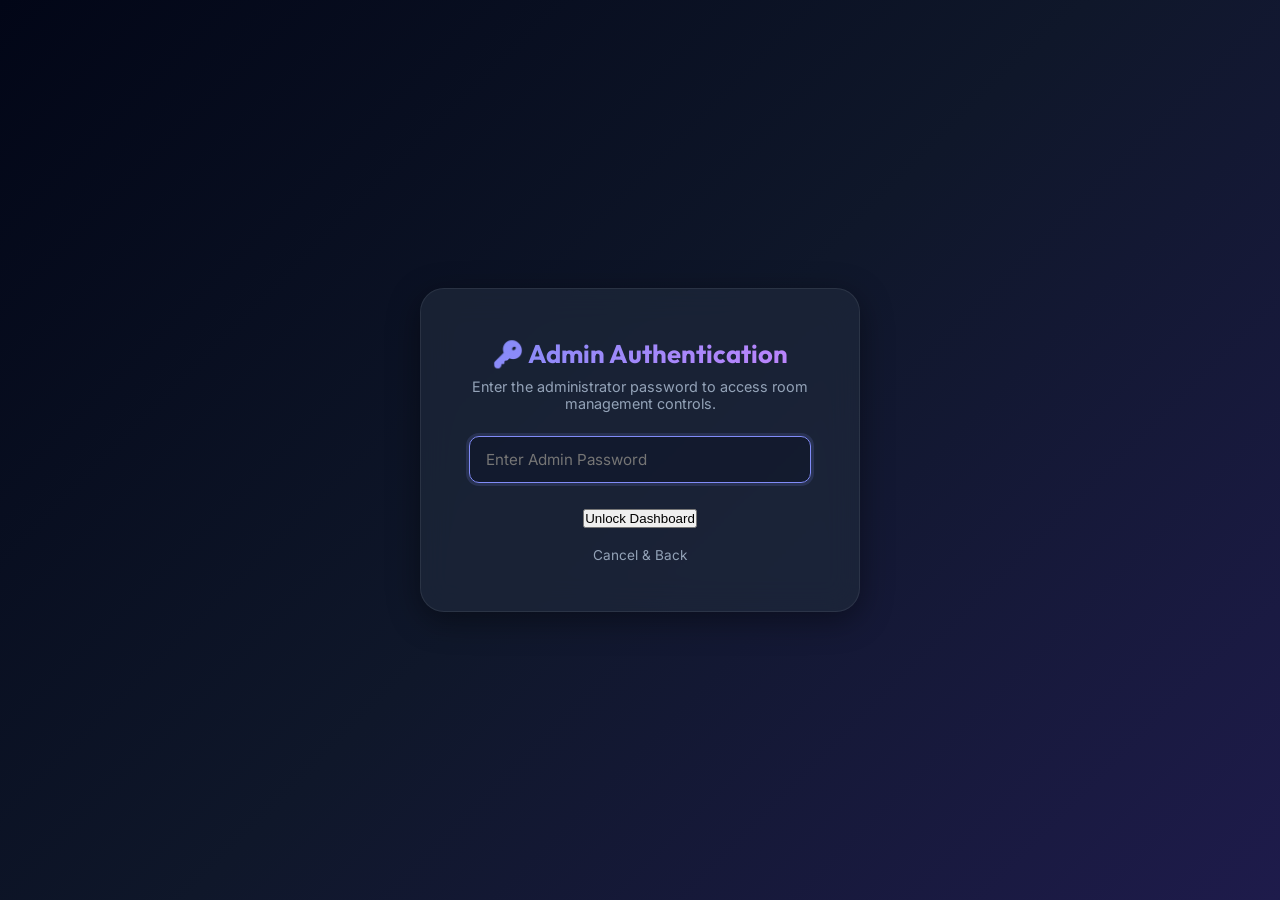
<file: public/admin/index.html>
<!DOCTYPE html>
<html lang="en">
<head>
    <meta charset="UTF-8">
    <meta name="viewport" content="width=device-width, initial-scale=1.0">
    <title>ToneVision - Admin Console</title>
    <!-- Google Fonts -->
    <link rel="preconnect" href="https://fonts.googleapis.com">
    <link rel="preconnect" href="https://fonts.gstatic.com" crossorigin>
    <link href="https://fonts.googleapis.com/css2?family=Inter:wght@300;400;500;600&family=Outfit:wght@400;500;600;700;800&display=swap" rel="stylesheet">
    <link rel="stylesheet" href="styles.css">
</head>
<body>

    <!-- Admin Authentication Login -->
    <div class="auth-overlay" id="auth-overlay">
        <div class="auth-card">
            <h2>🔑 Admin Authentication</h2>
            <p style="color: var(--text-secondary); margin-bottom: 1.5rem; font-size: 0.9rem;">
                Enter the administrator password to access room management controls.
            </p>
            <div class="form-group">
                <input type="password" id="admin-pass-input" placeholder="Enter Admin Password" autofocus>
            </div>
            <button onclick="authenticateAdmin()">Unlock Dashboard</button>
            <a href="/" style="display: block; margin-top: 1.2rem; color: var(--text-secondary); text-decoration: none; font-size: 0.85rem;">Cancel & Back</a>
        </div>
    </div>

    <!-- Admin Dashboard Main Layout -->
    <div class="container" id="main-container" style="display: none;">
        <header>
            <div class="header-content">
                <h1>ToneVision Admin Portal <span style="font-size: 0.95rem; opacity: 0.7; font-weight: 500; vertical-align: middle; margin-left: 0.5rem; background: rgba(255,255,255,0.06); border: 1px solid rgba(255,255,255,0.08); padding: 0.2rem 0.6rem; border-radius: 20px; font-family: 'Inter', sans-serif; display: inline-block; color: var(--text-primary); -webkit-text-fill-color: var(--text-primary) !important;">v1.0.2</span></h1>
                <p class="subtitle">Pre-create rooms, assign security PINs, and manage active network sessions.</p>
            </div>
            <div class="header-actions">
                <button class="btn-lock" onclick="lockDashboard()">🔒 Lock</button>
                <a href="/" class="btn-back">Landing Page ➡</a>
            </div>
        </header>

        <div class="admin-grid">
            <!-- Left Column: Pre-Create Room & Server Settings -->
            <div class="sidebar-stack" style="display: flex; flex-direction: column; gap: 2rem;">
                <!-- Room Creation Panel -->
                <div class="panel">
                    <h2>➕ Pre-Create Room</h2>
                    <div class="form-group">
                        <label for="new-room-id">Room ID</label>
                        <input type="text" id="new-room-id" placeholder="e.g. math-class" autocomplete="off">
                        <span class="input-tip">Lowercase, alphanumeric characters, hyphens, and underscores only.</span>
                    </div>
                    <div class="form-group">
                        <label for="new-room-pin">4-Digit Security PIN</label>
                        <input type="password" id="new-room-pin" placeholder="e.g. 9999" maxlength="4" pattern="\d{4}" inputmode="numeric">
                        <span class="input-tip">PIN required for typist to broadcast to this room.</span>
                    </div>
                    <button class="btn-primary" onclick="preCreateRoom()">Pre-Create Room</button>
                </div>

                <!-- Server Settings Panel -->
                <div class="panel">
                    <h2>⚙️ Server Settings</h2>
                    <div class="form-group">
                        <label for="settings-new-password">New Admin Password</label>
                        <input type="password" id="settings-new-password" placeholder="Leave blank to keep current">
                        <span class="input-tip">Updates dashboard unlock password.</span>
                    </div>
                    <div class="form-group">
                        <label for="settings-keep-alive">Session Keep-Alive (Grace Period)</label>
                        <select id="settings-keep-alive" style="width: 100%; background: rgba(15, 23, 42, 0.6); border: 1px solid var(--glass-border); border-radius: 10px; padding: 0.8rem 1rem; color: var(--text-primary); font-family: inherit; font-size: 0.95rem; outline: none;">
                            <option value="0">0 minutes (Permanent)</option>
                            <option value="5">5 minutes</option>
                            <option value="10" selected>10 minutes</option>
                            <option value="15">15 minutes</option>
                            <option value="30">30 minutes</option>
                            <option value="60">1 hour</option>
                        </select>
                        <span class="input-tip">Time text history is kept in memory after typist disconnects.</span>
                    </div>
                    <div class="form-group" style="display: flex; align-items: center; gap: 0.8rem; margin-bottom: 2rem;">
                        <input type="checkbox" id="settings-auto-open" style="width: auto; cursor: pointer;" checked>
                        <label for="settings-auto-open" style="margin-bottom: 0; cursor: pointer; text-transform: none; font-size: 0.9rem; letter-spacing: normal;">Auto-Launch Browser on Startup</label>
                    </div>
                    <div style="display: flex; flex-direction: column; gap: 0.8rem;">
                        <button class="btn-primary" onclick="saveAdminSettings()">Save Settings</button>
                        <button class="btn-delete" style="width: 100%; padding: 0.85rem;" onclick="factoryResetServer()">⚠️ Factory Reset Server</button>
                    </div>
                </div>
            </div>

            <!-- Right Column: Active Rooms Registry & Active Connections Monitor -->
            <div class="main-stack" style="display: flex; flex-direction: column; gap: 2rem;">
                <!-- Active Rooms Registry Panel -->
                <div class="panel">
                    <h2>📋 Active Rooms Registry</h2>
                    <div class="table-wrapper">
                        <table>
                            <thead>
                                <tr>
                                    <th>Room ID</th>
                                    <th>PIN</th>
                                    <th>Typist Status</th>
                                    <th>Stream Status</th>
                                    <th>Actions</th>
                                </tr>
                            </thead>
                            <tbody id="rooms-table-body">
                                <tr>
                                    <td colspan="5" class="no-data">Loading registry database...</td>
                                </tr>
                            </tbody>
                        </table>
                    </div>
                </div>

                <!-- Active Connections Monitor Panel -->
                <div class="panel">
                    <h2>🌐 Active Connections Monitor</h2>
                    <div class="table-wrapper">
                        <table>
                            <thead>
                                <tr>
                                    <th>Client IP Address</th>
                                    <th>Role</th>
                                    <th>Assigned Room</th>
                                    <th>Uptime</th>
                                </tr>
                            </thead>
                            <tbody id="connections-table-body">
                                <tr>
                                    <td colspan="4" class="no-data">No active client connections.</td>
                                </tr>
                            </tbody>
                        </table>
                    </div>
                </div>
            </div>
        </div>

        <!-- Footer with Developer Info -->
        <footer style="margin-top: 3rem; text-align: center; border-top: 1px solid rgba(255, 255, 255, 0.05); padding-top: 1.5rem;">
            <div style="font-size: 0.85rem; color: var(--text-secondary); opacity: 0.85;">
                Developer &nbsp;|&nbsp; Email: <a href="mailto:sandika.periris@gmail.com" style="color: var(--accent); text-decoration: none; font-weight: 500;">sandika.periris@gmail.com</a> &nbsp;|&nbsp; <a href="/disclaimer.html" style="color: var(--accent); text-decoration: none; font-weight: 500;">⚖️ Legal Disclaimer</a>
            </div>
        </footer>
    </div>

    <script src="main.js"></script>
</body>
</html>
</file>
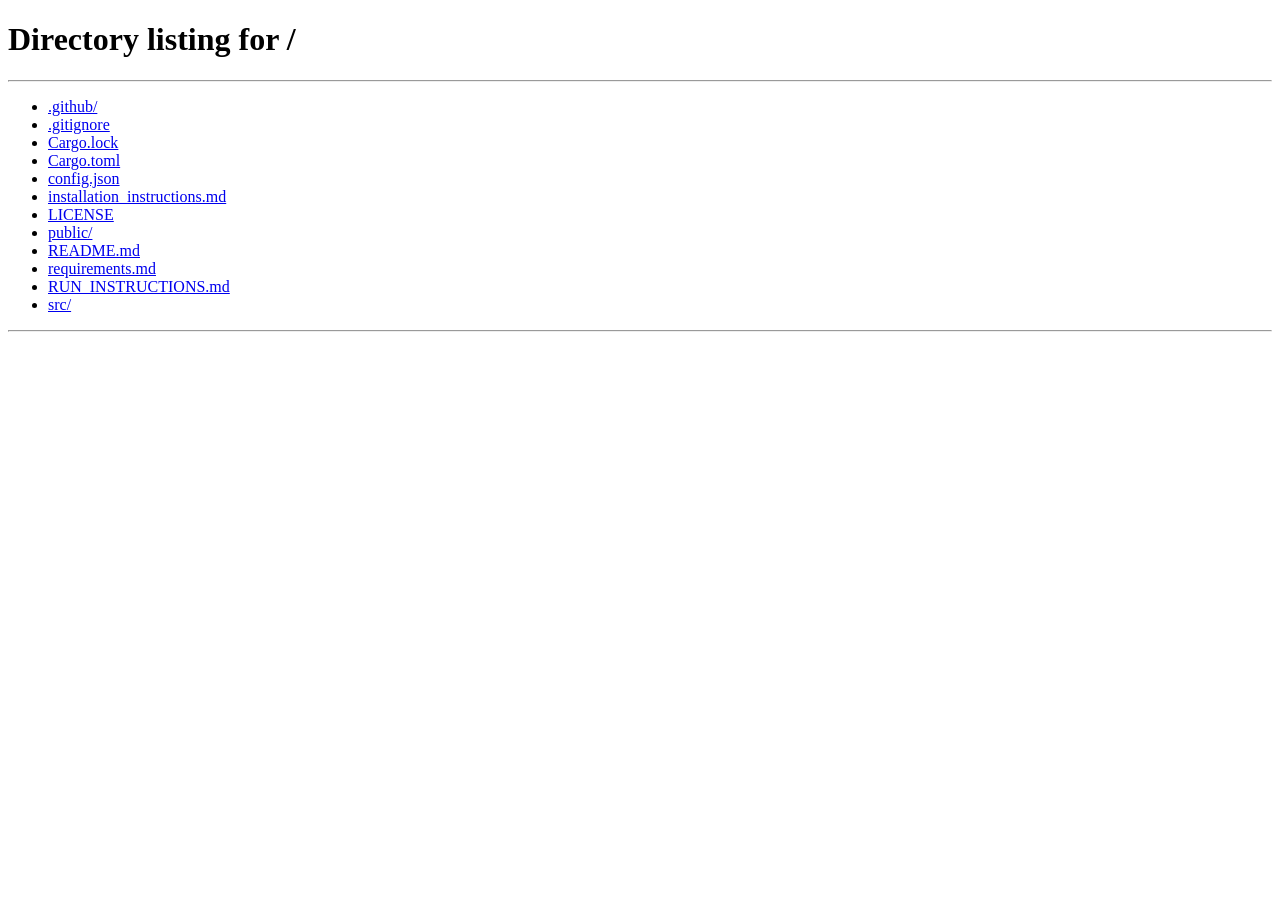
<file: public/rx/index.html>
<!DOCTYPE html>
<html lang="en">
<head>
    <meta charset="UTF-8">
    <meta name="viewport" content="width=device-width, initial-scale=1.0">
    <title>ToneVision - Receiver Screen</title>
    <!-- Google Fonts -->
    <link rel="preconnect" href="https://fonts.googleapis.com">
    <link rel="preconnect" href="https://fonts.gstatic.com" crossorigin>
    <link href="https://fonts.googleapis.com/css2?family=Inter:wght@300;400;500;600&family=Outfit:wght@400;500;600;700;800&family=Open+Dyslexic&family=Fira+Code:wght@400;500&display=swap" rel="stylesheet">
    <link rel="stylesheet" href="styles.css">
</head>
<body>

    <!-- Connection / Status Notifications -->
    <div class="header-overlay">
        <span class="subtle-status">
            <span class="status-dot status-offline" id="status-dot"></span>
            <span id="status-text">Connecting...</span>
            <span class="room-label">Room: <strong id="room-name">-</strong></span>
        </span>
    </div>

    <!-- Live Paused Alert -->
    <div class="overlay-banner" id="paused-banner" style="display: none;">
        ⏸ Stream Paused by Typist
    </div>

    <!-- Immersive Reading Container -->
    <main class="reader-container" id="reader-container">
        <div class="reader-view" id="reader-view">
            <!-- Dynamic streaming content goes here -->
            <div class="placeholder-text">Waiting for transmitter to begin typing...</div>
        </div>
    </main>

    <!-- Floating Toggle Settings Button -->
    <button class="btn-floating-settings" id="btn-settings-toggle" onclick="toggleSettingsPanel()" title="Open Display Settings">
        ⚙️
    </button>

    <!-- Floating Settings Control Panel -->
    <div class="settings-panel" id="settings-panel">
        <div class="settings-header">
            <h3>Display Accessibility Settings</h3>
            <button class="btn-close-settings" onclick="toggleSettingsPanel()">✕</button>
        </div>

        <div class="settings-body">
            <!-- Theme Select -->
            <div class="setting-group">
                <label for="theme-select">Visual Theme</label>
                <select id="theme-select" onchange="applyTheme()">
                    <option value="theme-navy">Navy Glassmorphism (Premium)</option>
                    <option value="theme-dark">Deep Slate Dark</option>
                    <option value="theme-sepia">Warm Sepia</option>
                    <option value="theme-light">High Contrast Light</option>
                </select>
            </div>

            <!-- Font Family Select -->
            <div class="setting-group">
                <label for="font-select">Typography</label>
                <select id="font-select" onchange="applyFontFamily()">
                    <option value="font-sans">Inter Sans-Serif</option>
                    <option value="font-mono">Fira Monospace</option>
                    <option value="font-dyslexic">OpenDyslexic (Dyslexia Friendly)</option>
                </select>
            </div>

            <!-- Font Scale Range -->
            <div class="setting-group">
                <label for="font-scale">Font Size Scale (<span id="font-scale-display">2.0</span>x)</label>
                <input type="range" id="font-scale" min="1.0" max="10.0" step="0.1" value="2.0" oninput="applyFontScale()">
            </div>

            <!-- Cognitive Focus Mode Checkbox -->
            <div class="setting-group checkbox-group">
                <label class="switch">
                    <input type="checkbox" id="focus-mode-toggle" onchange="toggleFocusMode()" checked>
                    <span class="slider"></span>
                </label>
                <div class="checkbox-label">
                    <strong>Cognitive Focus Mode</strong>
                    <span>Highlights current sentence and fades historical text</span>
                </div>
            </div>

            <!-- Bionic Reading Checkbox -->
            <div class="setting-group checkbox-group">
                <label class="switch">
                    <input type="checkbox" id="bionic-toggle" onchange="toggleBionicMode()">
                    <span class="slider"></span>
                </label>
                <div class="checkbox-label">
                    <strong>Bionic Reading</strong>
                    <span>Bolds word starting letters for faster scanning</span>
                </div>
            </div>
            
            <div style="border-top: 1px solid rgba(255, 255, 255, 0.08); padding-top: 1rem; text-align: center; font-size: 0.75rem; margin-top: 0.5rem;">
                <a href="/disclaimer.html" style="color: var(--panel-text); opacity: 0.6; text-decoration: none; transition: opacity 0.2s;" onmouseover="this.style.opacity=1" onmouseout="this.style.opacity=0.6">⚖️ Legal Disclaimer</a>
            </div>
        </div>
    </div>

    <script src="main.js"></script>
</body>
</html>
</file>
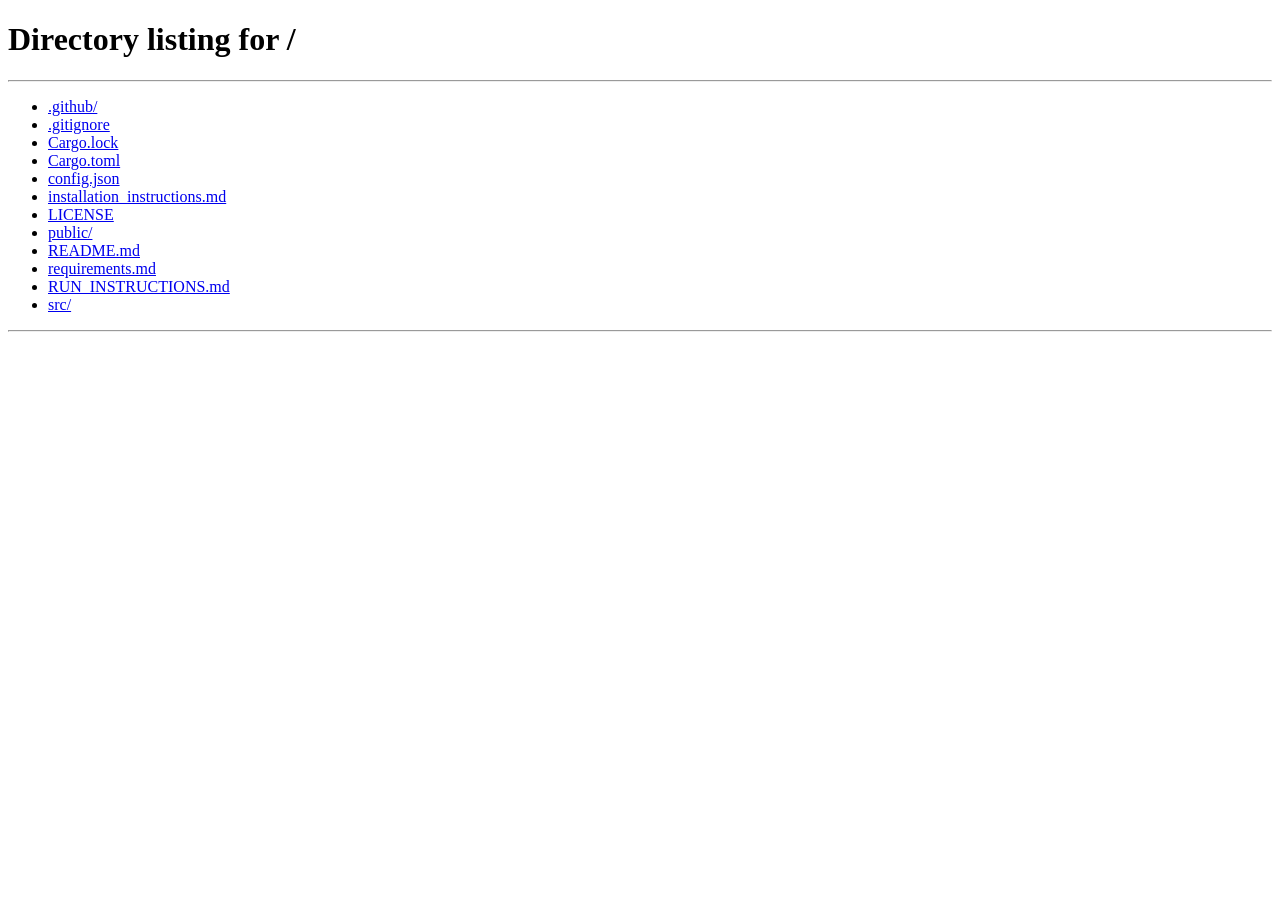
<file: public/tx/index.html>
<!DOCTYPE html>
<html lang="en">
<head>
    <meta charset="UTF-8">
    <meta name="viewport" content="width=device-width, initial-scale=1.0">
    <title>ToneVision - Transmitter Console</title>
    <!-- Google Fonts -->
    <link rel="preconnect" href="https://fonts.googleapis.com">
    <link rel="preconnect" href="https://fonts.gstatic.com" crossorigin>
    <link href="https://fonts.googleapis.com/css2?family=Inter:wght@300;400;500;600&family=Outfit:wght@400;500;600;700;800&family=Open+Dyslexic&family=Fira+Code:wght@400;500&display=swap" rel="stylesheet">
    <link rel="stylesheet" href="styles.css">
</head>
<body>

    <div class="app-layout">
        <!-- Sidebar containing Pairing info -->
        <aside class="sidebar">
            <!-- Sidebar toggle handle -->
            <button class="btn-sidebar-arrow" id="btn-sidebar-arrow" onclick="toggleSidebar()" title="Toggle Sidebar">
                <span id="sidebar-arrow-icon">◀</span>
            </button>

            <div class="sidebar-header">
                <h2>ToneVision</h2>
                <div class="badge">Transmitter</div>
            </div>

            <div class="card pairing-card">
                <h3>📢 Reader Pairing</h3>
                <p class="card-desc">Scan the QR code or share the URL below to let readers connect to your room instantly.</p>
                
                <div class="qr-container" id="qr-container">
                    <div class="qr-loading">Generating QR Code...</div>
                </div>

                <div class="pairing-url-box">
                    <input type="text" id="pairing-url" readonly value="Detecting server URL...">
                    <button class="btn-copy" onclick="copyPairingUrl()" id="btn-copy">Copy</button>
                </div>
            </div>

            <div class="card status-card">
                <h3>⚡ Connection Status</h3>
                <div class="status-indicator">
                    <span class="status-dot status-offline" id="status-dot"></span>
                    <span id="status-text">Disconnected</span>
                </div>
                <div class="room-meta">
                    <div>Room: <strong id="meta-room-id">-</strong></div>
                    <div>PIN: <strong id="meta-room-pin">-</strong></div>
                </div>
            </div>

            <a href="/" class="btn-back">⬅ Back to Landing</a>
            
            <div style="margin-top: auto; padding-top: 1.5rem; text-align: center; font-size: 0.75rem;">
                <a href="/disclaimer.html" style="color: var(--text-secondary); opacity: 0.7; text-decoration: none; transition: opacity 0.2s;" onmouseover="this.style.opacity=1" onmouseout="this.style.opacity=0.7">⚖️ Legal Disclaimer</a>
            </div>
        </aside>

        <!-- Main Editor Section -->
        <main class="editor-container">
            <header class="editor-header">
                <div class="editor-info">
                    <h2>Live Stream Editor</h2>
                    <p>Your typing is streamed instantly to connected readers.</p>
                </div>
                <div class="controls">
                    <button class="btn btn-pause" id="btn-pause" onclick="togglePause()">
                        <span class="btn-icon">⏸</span> Pause Stream
                    </button>
                    <button class="btn btn-save" id="btn-save" onclick="downloadStream()">
                        <span class="btn-icon">💾</span> Save Stream
                    </button>
                    <button class="btn btn-clear" id="btn-clear" onclick="triggerClear()">
                        <span class="btn-icon">🗑</span> Clear Stream
                    </button>
                </div>
            </header>

            <div class="textarea-wrapper">
                <textarea id="editor" placeholder="Start typing here... Your words will appear on the receivers' screen in real-time." autofocus></textarea>
                
                <!-- Collapsible Editor Settings Panel -->
                <div class="tx-settings-panel" id="tx-settings-panel" style="display: none; padding: 1rem 2rem; background: rgba(15, 23, 42, 0.4); border-top: 1px solid var(--glass-border); flex-direction: row; gap: 2rem; align-items: center; flex-wrap: wrap; border-bottom: 1px solid var(--glass-border);">
                    <div class="tx-setting-group" style="display: flex; flex-direction: column; gap: 0.3rem;">
                        <label style="font-size: 0.75rem; color: var(--text-secondary); font-weight: 600; text-transform: uppercase; letter-spacing: 0.05em;">Font Type</label>
                        <select id="tx-font-select" onchange="applyTxFont()" style="background: rgba(15, 23, 42, 0.6); border: 1px solid var(--glass-border); border-radius: 6px; padding: 0.4rem 0.8rem; color: var(--text-primary); outline: none; font-family: inherit; font-size: 0.85rem; cursor: pointer;">
                            <option value="font-sans">Inter Sans-Serif</option>
                            <option value="font-mono">Fira Monospace</option>
                            <option value="font-dyslexic">OpenDyslexic</option>
                        </select>
                    </div>
                    <div class="tx-setting-group" style="display: flex; flex-direction: column; gap: 0.3rem;">
                        <label style="font-size: 0.75rem; color: var(--text-secondary); font-weight: 600; text-transform: uppercase; letter-spacing: 0.05em;">Font Size (<span id="tx-font-size-display">1.2</span>rem)</label>
                        <input type="range" id="tx-font-size" min="0.8" max="2.5" step="0.1" value="1.2" oninput="applyTxFontSize()" style="width: 120px; cursor: pointer;">
                    </div>
                    <div class="tx-setting-group" style="display: flex; flex-direction: column; gap: 0.3rem;">
                        <label style="font-size: 0.75rem; color: var(--text-secondary); font-weight: 600; text-transform: uppercase; letter-spacing: 0.05em;">Editor Theme</label>
                        <select id="tx-theme-select" onchange="applyTxTheme()" style="background: rgba(15, 23, 42, 0.6); border: 1px solid var(--glass-border); border-radius: 6px; padding: 0.4rem 0.8rem; color: var(--text-primary); outline: none; font-family: inherit; font-size: 0.85rem; cursor: pointer;">
                            <option value="theme-default">Default Navy</option>
                            <option value="theme-dark">Deep Black</option>
                            <option value="theme-sepia">Warm Sepia</option>
                            <option value="theme-light">Contrast Light</option>
                        </select>
                    </div>
                </div>

                <div class="stats-bar">
                    <span>Characters: <strong id="char-count">0</strong></span>
                    <span>Words: <strong id="word-count">0</strong></span>
                    <span id="paused-alert" class="paused-alert" style="display: none;">STREAM PAUSED - Readers cannot see updates</span>
                    <button class="btn-tx-settings" id="btn-tx-settings" onclick="toggleTxSettingsPanel()" title="Editor Settings" style="margin-left: auto; background: transparent; border: none; color: var(--text-secondary); cursor: pointer; font-size: 1.1rem; display: flex; align-items: center; justify-content: center; transition: color 0.2s; outline: none;">⚙️</button>
                </div>
            </div>
        </main>
    </div>

    <script src="main.js"></script>
</body>
</html>
</file>
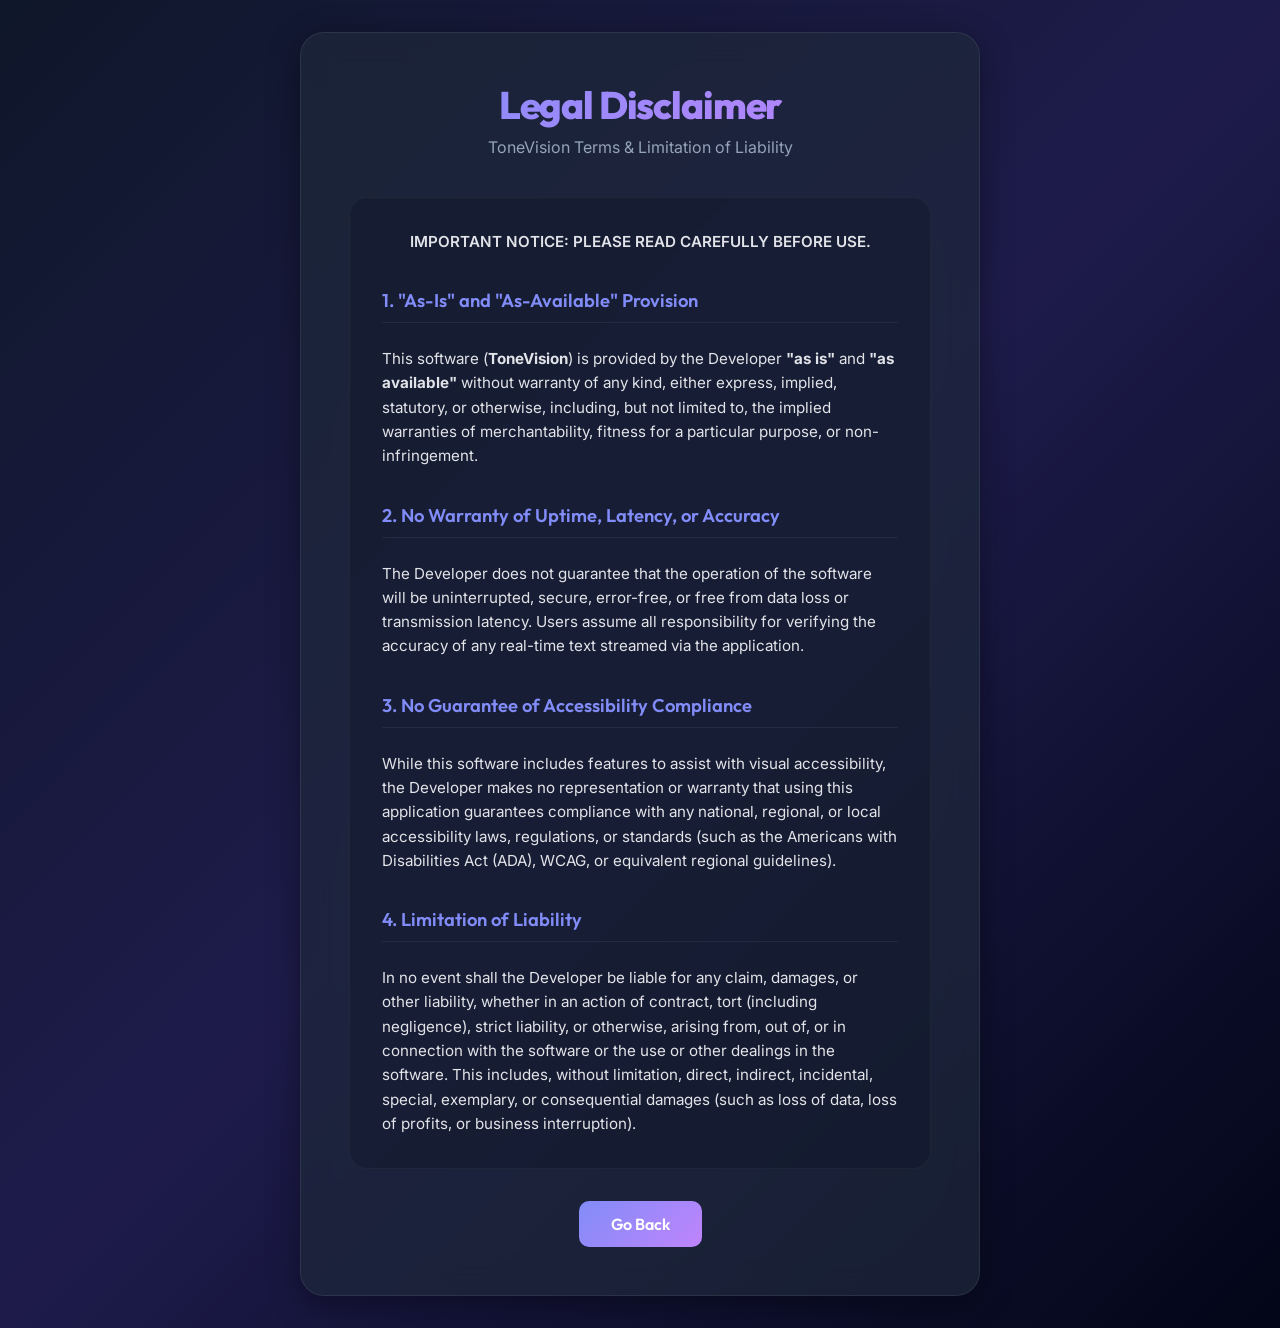
<file: public/disclaimer.html>
<!DOCTYPE html>
<html lang="en">
<head>
    <meta charset="UTF-8">
    <meta name="viewport" content="width=device-width, initial-scale=1.0">
    <title>ToneVision - Legal Disclaimer</title>
    <!-- Google Fonts -->
    <link rel="preconnect" href="https://fonts.googleapis.com">
    <link rel="preconnect" href="https://fonts.gstatic.com" crossorigin>
    <link href="https://fonts.googleapis.com/css2?family=Inter:wght@300;400;500;600&family=Outfit:wght@400;500;600;700;800&display=swap" rel="stylesheet">
    <style>
        :root {
            --bg-gradient: linear-gradient(135deg, #0f172a 0%, #1e1b4b 50%, #020617 100%);
            --glass-bg: rgba(30, 41, 59, 0.7);
            --glass-border: rgba(255, 255, 255, 0.08);
            --text-primary: #f8fafc;
            --text-secondary: #94a3b8;
            --accent: #818cf8;
            --accent-gradient: linear-gradient(135deg, #818cf8 0%, #c084fc 100%);
            --shadow: 0 8px 32px 0 rgba(0, 0, 0, 0.37);
        }

        * {
            box-sizing: border-box;
            margin: 0;
            padding: 0;
        }

        body {
            font-family: 'Inter', sans-serif;
            background: var(--bg-gradient);
            color: var(--text-primary);
            min-height: 100vh;
            display: flex;
            flex-direction: column;
            align-items: center;
            justify-content: center;
            padding: 2rem 1rem;
        }

        .container {
            background: var(--glass-bg);
            border: 1px solid var(--glass-border);
            backdrop-filter: blur(16px);
            -webkit-backdrop-filter: blur(16px);
            border-radius: 24px;
            padding: 3rem;
            width: 100%;
            max-width: 680px;
            box-shadow: var(--shadow);
            animation: fadeIn 0.5s ease-out;
        }

        @keyframes fadeIn {
            from { opacity: 0; transform: translateY(10px); }
            to { opacity: 1; transform: translateY(0); }
        }

        header {
            text-align: center;
            margin-bottom: 2.5rem;
        }

        h1 {
            font-family: 'Outfit', sans-serif;
            font-size: 2.4rem;
            font-weight: 800;
            background: var(--accent-gradient);
            -webkit-background-clip: text;
            -webkit-text-fill-color: transparent;
            margin-bottom: 0.5rem;
            letter-spacing: -0.03em;
        }

        .subtitle {
            color: var(--text-secondary);
            font-size: 1rem;
        }

        .content {
            background: rgba(15, 23, 42, 0.4);
            border: 1px solid rgba(255, 255, 255, 0.04);
            border-radius: 18px;
            padding: 2rem;
            display: flex;
            flex-direction: column;
            gap: 1.5rem;
            font-size: 0.95rem;
            line-height: 1.6;
            color: var(--text-primary);
        }

        .content h2 {
            font-family: 'Outfit', sans-serif;
            font-size: 1.15rem;
            font-weight: 600;
            color: var(--accent);
            margin-top: 0.5rem;
            border-bottom: 1px solid rgba(255, 255, 255, 0.06);
            padding-bottom: 0.4rem;
        }

        .content p {
            color: rgba(248, 250, 252, 0.9);
        }

        .content ul {
            list-style-type: none;
            padding-left: 0;
            display: flex;
            flex-direction: column;
            gap: 0.8rem;
        }

        .content li strong {
            color: var(--accent);
        }

        .btn-back {
            display: block;
            width: fit-content;
            margin: 2rem auto 0 auto;
            padding: 0.8rem 2rem;
            background: var(--accent-gradient);
            color: white;
            text-decoration: none;
            font-family: 'Outfit', sans-serif;
            font-size: 1rem;
            font-weight: 600;
            border-radius: 10px;
            text-align: center;
            transition: opacity 0.2s ease;
        }

        .btn-back:hover {
            opacity: 0.9;
        }
    </style>
</head>
<body>

    <div class="container">
        <header>
            <h1>Legal Disclaimer</h1>
            <p class="subtitle">ToneVision Terms & Limitation of Liability</p>
        </header>

        <div class="content">
            <p style="font-weight: 600; text-align: center;">IMPORTANT NOTICE: PLEASE READ CAREFULLY BEFORE USE.</p>
            
            <h2>1. "As-Is" and "As-Available" Provision</h2>
            <p>This software (<strong>ToneVision</strong>) is provided by the Developer <strong>"as is"</strong> and <strong>"as available"</strong> without warranty of any kind, either express, implied, statutory, or otherwise, including, but not limited to, the implied warranties of merchantability, fitness for a particular purpose, or non-infringement.</p>

            <h2>2. No Warranty of Uptime, Latency, or Accuracy</h2>
            <p>The Developer does not guarantee that the operation of the software will be uninterrupted, secure, error-free, or free from data loss or transmission latency. Users assume all responsibility for verifying the accuracy of any real-time text streamed via the application.</p>

            <h2>3. No Guarantee of Accessibility Compliance</h2>
            <p>While this software includes features to assist with visual accessibility, the Developer makes no representation or warranty that using this application guarantees compliance with any national, regional, or local accessibility laws, regulations, or standards (such as the Americans with Disabilities Act (ADA), WCAG, or equivalent regional guidelines).</p>

            <h2>4. Limitation of Liability</h2>
            <p>In no event shall the Developer be liable for any claim, damages, or other liability, whether in an action of contract, tort (including negligence), strict liability, or otherwise, arising from, out of, or in connection with the software or the use or other dealings in the software. This includes, without limitation, direct, indirect, incidental, special, exemplary, or consequential damages (such as loss of data, loss of profits, or business interruption).</p>
        </div>

        <a href="javascript:history.back()" class="btn-back">Go Back</a>
    </div>

</body>
</html>
</file>
<file: public/admin/styles.css>
:root {
    --bg-gradient: linear-gradient(135deg, #020617 0%, #0f172a 50%, #1e1b4b 100%);
    --glass-bg: rgba(30, 41, 59, 0.7);
    --glass-border: rgba(255, 255, 255, 0.08);
    --text-primary: #f8fafc;
    --text-secondary: #94a3b8;
    --accent: #818cf8;
    --accent-glow: rgba(129, 140, 248, 0.15);
    --accent-gradient: linear-gradient(135deg, #818cf8 0%, #c084fc 100%);
    --success: #34d399;
    --error: #f87171;
    --shadow: 0 8px 32px 0 rgba(0, 0, 0, 0.4);
}

* {
    box-sizing: border-box;
    margin: 0;
    padding: 0;
}

body {
    font-family: 'Inter', sans-serif;
    background: var(--bg-gradient);
    color: var(--text-primary);
    min-height: 100vh;
    padding: 2rem 1.5rem;
    display: flex;
    justify-content: center;
    align-items: flex-start;
}

.container {
    background: var(--glass-bg);
    border: 1px solid var(--glass-border);
    backdrop-filter: blur(16px);
    -webkit-backdrop-filter: blur(16px);
    border-radius: 24px;
    padding: 2.5rem;
    width: 100%;
    max-width: 1100px;
    box-shadow: var(--shadow);
    margin-top: 1rem;
    animation: fadeIn 0.5s ease-out;
}

@keyframes fadeIn {
    from { opacity: 0; transform: translateY(20px); }
    to { opacity: 1; transform: translateY(0); }
}

header {
    display: flex;
    justify-content: space-between;
    align-items: center;
    border-bottom: 1px solid rgba(255, 255, 255, 0.06);
    padding-bottom: 1.5rem;
    margin-bottom: 2.5rem;
    flex-wrap: wrap;
    gap: 1.5rem;
}

.header-content h1 {
    font-family: 'Outfit', sans-serif;
    font-size: 2.2rem;
    font-weight: 800;
    background: var(--accent-gradient);
    -webkit-background-clip: text;
    -webkit-text-fill-color: transparent;
    letter-spacing: -0.04em;
    margin-bottom: 0.3rem;
}

.subtitle {
    color: var(--text-secondary);
    font-size: 0.95rem;
}

.header-actions {
    display: flex;
    gap: 0.8rem;
}

.btn-lock, .btn-back {
    padding: 0.6rem 1.2rem;
    border-radius: 8px;
    font-family: 'Outfit', sans-serif;
    font-size: 0.9rem;
    font-weight: 600;
    cursor: pointer;
    text-decoration: none;
    transition: all 0.2s ease;
}

.btn-lock {
    background: rgba(255, 255, 255, 0.05);
    color: var(--text-primary);
    border: 1px solid var(--glass-border);
}

.btn-lock:hover {
    background: rgba(255, 255, 255, 0.1);
}

.btn-back {
    background: var(--accent-gradient);
    color: white;
    border: none;
}

.btn-back:hover {
    transform: translateY(-1px);
    opacity: 0.95;
}

/* Admin Panels Grid */
.admin-grid {
    display: grid;
    grid-template-columns: 360px 1fr;
    gap: 2.5rem;
}

@media (max-width: 900px) {
    .admin-grid {
        grid-template-columns: 1fr;
    }
}

.panel {
    background: rgba(15, 23, 42, 0.4);
    border: 1px solid rgba(255, 255, 255, 0.04);
    border-radius: 18px;
    padding: 2rem;
    display: flex;
    flex-direction: column;
}

.panel h2 {
    font-family: 'Outfit', sans-serif;
    font-size: 1.35rem;
    font-weight: 600;
    margin-bottom: 1.5rem;
}

/* Forms and Inputs */
.form-group {
    margin-bottom: 1.5rem;
}

label {
    display: block;
    font-size: 0.8rem;
    color: var(--text-secondary);
    margin-bottom: 0.5rem;
    font-weight: 600;
    text-transform: uppercase;
    letter-spacing: 0.05em;
}

input {
    width: 100%;
    background: rgba(15, 23, 42, 0.6);
    border: 1px solid var(--glass-border);
    border-radius: 10px;
    padding: 0.8rem 1rem;
    color: var(--text-primary);
    font-family: inherit;
    font-size: 0.95rem;
    transition: all 0.3s ease;
}

input:focus {
    outline: none;
    border-color: var(--accent);
    box-shadow: 0 0 0 3px var(--accent-glow);
}

.input-tip {
    display: block;
    font-size: 0.72rem;
    color: var(--text-secondary);
    margin-top: 0.4rem;
    line-height: 1.3;
}

.btn-primary {
    width: 100%;
    background: var(--accent-gradient);
    border: none;
    border-radius: 10px;
    padding: 0.85rem;
    color: white;
    font-family: 'Outfit', sans-serif;
    font-size: 1rem;
    font-weight: 600;
    cursor: pointer;
    transition: all 0.2s ease;
    box-shadow: 0 4px 15px rgba(129, 140, 248, 0.2);
}

.btn-primary:hover {
    transform: translateY(-1px);
    box-shadow: 0 6px 20px rgba(129, 140, 248, 0.35);
}

/* Active Rooms Registry Table */
.table-wrapper {
    overflow-x: auto;
    width: 100%;
    flex-grow: 1;
}

table {
    width: 100%;
    border-collapse: collapse;
    text-align: left;
}

th, td {
    padding: 1rem 1.2rem;
    border-bottom: 1px solid rgba(255, 255, 255, 0.05);
}

th {
    font-family: 'Outfit', sans-serif;
    font-size: 0.85rem;
    font-weight: 600;
    text-transform: uppercase;
    color: var(--text-secondary);
    letter-spacing: 0.05em;
    padding-bottom: 1.2rem;
}

td {
    font-size: 0.95rem;
}

.no-data {
    text-align: center;
    color: var(--text-secondary);
    font-style: italic;
    padding: 3rem 0;
}

.badge {
    display: inline-block;
    padding: 0.25rem 0.6rem;
    border-radius: 20px;
    font-size: 0.75rem;
    font-weight: 600;
    text-transform: uppercase;
    border: 1px solid;
}

.badge-active {
    background: rgba(52, 211, 153, 0.12);
    color: var(--success);
    border-color: rgba(52, 211, 153, 0.25);
}

.badge-offline {
    background: rgba(148, 163, 184, 0.12);
    color: var(--text-secondary);
    border-color: rgba(148, 163, 184, 0.2);
}

.badge-paused {
    background: rgba(245, 158, 11, 0.12);
    color: #fbbf24;
    border-color: rgba(245, 158, 11, 0.25);
}

.btn-delete {
    background: rgba(248, 113, 113, 0.12);
    color: var(--error);
    border: 1px solid rgba(248, 113, 113, 0.25);
    padding: 0.4rem 0.8rem;
    border-radius: 6px;
    font-family: 'Outfit', sans-serif;
    font-size: 0.8rem;
    font-weight: 600;
    cursor: pointer;
    transition: all 0.2s ease;
}

.btn-delete:hover {
    background: var(--error);
    color: white;
    box-shadow: 0 0 10px rgba(248, 113, 113, 0.3);
}

/* Authentication Overlay Portal */
.auth-overlay {
    position: fixed;
    top: 0;
    left: 0;
    right: 0;
    bottom: 0;
    background: var(--bg-gradient);
    display: flex;
    align-items: center;
    justify-content: center;
    z-index: 1000;
    padding: 1rem;
}

.auth-card {
    background: var(--glass-bg);
    border: 1px solid var(--glass-border);
    border-radius: 24px;
    padding: 3rem;
    width: 100%;
    max-width: 440px;
    box-shadow: var(--shadow);
    text-align: center;
    backdrop-filter: blur(16px);
    -webkit-backdrop-filter: blur(16px);
}

.auth-card h2 {
    font-family: 'Outfit', sans-serif;
    font-size: 1.6rem;
    font-weight: 700;
    margin-bottom: 0.5rem;
    background: var(--accent-gradient);
    -webkit-background-clip: text;
    -webkit-text-fill-color: transparent;
}
</file>
<file: public/rx/styles.css>
/* CSS Variable Definitions for Themes */
.theme-navy {
    --bg-color: #030712;
    --bg-gradient: linear-gradient(135deg, #020617 0%, #0f172a 50%, #1e1b4b 100%);
    --card-bg: rgba(30, 41, 59, 0.7);
    --card-border: rgba(255, 255, 255, 0.08);
    --text-active: #f8fafc;
    --text-faded: rgba(148, 163, 184, 0.25);
    --accent: #818cf8;
    --panel-text: #f8fafc;
}

.theme-dark {
    --bg-color: #0f172a;
    --bg-gradient: none;
    --card-bg: #1e293b;
    --card-border: #334155;
    --text-active: #ffffff;
    --text-faded: rgba(100, 116, 139, 0.25);
    --accent: #38bdf8;
    --panel-text: #f8fafc;
}

.theme-sepia {
    --bg-color: #f4ecd8;
    --bg-gradient: none;
    --card-bg: #e4d8bc;
    --card-border: #d2c19c;
    --text-active: #433422;
    --text-faded: rgba(67, 52, 34, 0.25);
    --accent: #b45309;
    --panel-text: #433422;
}

.theme-light {
    --bg-color: #ffffff;
    --bg-gradient: none;
    --card-bg: #f1f5f9;
    --card-border: #cbd5e1;
    --text-active: #0f172a;
    --text-faded: rgba(15, 23, 42, 0.2);
    --accent: #2563eb;
    --panel-text: #0f172a;
}

/* Base Styles */
* {
    box-sizing: border-box;
    margin: 0;
    padding: 0;
}

body {
    transition: background 0.4s ease, color 0.4s ease;
    height: 100vh;
    overflow: hidden;
    position: relative;
}

/* Load Themes */
body.theme-navy { background: var(--bg-gradient); color: var(--text-active); }
body.theme-dark { background: var(--bg-color); color: var(--text-active); }
body.theme-sepia { background: var(--bg-color); color: var(--text-active); }
body.theme-light { background: var(--bg-color); color: var(--text-active); }

/* Typography options */
body.font-sans { font-family: 'Inter', sans-serif; }
body.font-mono { font-family: 'Fira Code', monospace; }
body.font-dyslexic { font-family: 'OpenDyslexic', sans-serif; }

/* Subtle header overlay */
.header-overlay {
    position: fixed;
    top: 0;
    left: 0;
    right: 0;
    padding: 1rem 2rem;
    background: linear-gradient(180deg, rgba(0,0,0,0.3) 0%, rgba(0,0,0,0) 100%);
    display: flex;
    justify-content: space-between;
    align-items: center;
    z-index: 100;
}

/* Handle light theme header overlay transparency */
body.theme-light .header-overlay {
    background: linear-gradient(180deg, rgba(255,255,255,0.8) 0%, rgba(255,255,255,0) 100%);
}

.subtle-status {
    display: flex;
    align-items: center;
    gap: 0.6rem;
    font-size: 0.8rem;
    font-weight: 500;
    color: var(--text-active);
    opacity: 0.6;
}

.room-label {
    margin-left: 1rem;
    border-left: 1px solid currentColor;
    padding-left: 1rem;
}

.status-dot {
    width: 8px;
    height: 8px;
    border-radius: 50%;
    display: inline-block;
}

.status-online {
    background: #10b981;
    box-shadow: 0 0 8px #10b981;
}

.status-offline {
    background: #ef4444;
    box-shadow: 0 0 8px #ef4444;
}

.status-connecting {
    background: #f59e0b;
    box-shadow: 0 0 8px #f59e0b;
    animation: pulse 1.5s infinite alternate;
}

@keyframes pulse {
    0% { opacity: 0.4; }
    100% { opacity: 1; }
}

/* Immersive Reader View Container */
.reader-container {
    width: 100%;
    height: 100vh;
    padding: 6rem 10% 50vh 10%;
    display: flex;
    flex-direction: column;
    justify-content: flex-start;
    overflow-y: auto;
}

.reader-view {
    width: 100%;
    max-width: 1100px;
    margin: 0 auto;
    font-size: calc(1rem * var(--font-scale, 2.0));
    line-height: 1.8;
    letter-spacing: -0.01em;
    outline: none;
    position: relative;
    white-space: pre-wrap;
    transition: font-size 0.3s ease;
}

.placeholder-text {
    font-style: italic;
    opacity: 0.4;
    text-align: center;
    margin-top: 5rem;
    font-size: 1.5rem;
}

/* Cognitive Focus Mode Sentence Classes */
.sentence {
    transition: opacity 0.5s cubic-bezier(0.25, 1, 0.5, 1), 
                color 0.5s cubic-bezier(0.25, 1, 0.5, 1),
                text-shadow 0.4s ease;
    display: inline;
}

/* Enabled Focus Mode: Active Sentence */
body.focus-mode-enabled .sentence.active {
    opacity: 1;
    font-weight: 500;
}

/* Enabled Focus Mode: Faded History */
body.focus-mode-enabled .sentence.faded {
    opacity: 0.25;
    text-shadow: none;
    font-weight: 400;
}

/* Disabled Focus Mode: All sentences equal */
body:not(.focus-mode-enabled) .sentence {
    opacity: 1;
}

/* Separator space between sentences */
.sentence-space {
    display: inline;
}

/* Pause Alert Overlay */
.overlay-banner {
    position: fixed;
    top: 3.5rem;
    left: 50%;
    transform: translateX(-50%);
    background: #f59e0b;
    color: #0f172a;
    padding: 0.5rem 1.5rem;
    border-radius: 30px;
    font-size: 0.9rem;
    font-weight: 700;
    box-shadow: 0 4px 15px rgba(245, 158, 11, 0.3);
    z-index: 150;
    animation: slideDown 0.3s ease-out;
}

@keyframes slideDown {
    from { transform: translate(-50%, -20px); opacity: 0; }
    to { transform: translate(-50%, 0); opacity: 1; }
}

/* Floating Controls Toggle Button */
.btn-floating-settings {
    position: fixed;
    bottom: 2rem;
    right: 2rem;
    width: 60px;
    height: 60px;
    border-radius: 50%;
    background: var(--card-bg);
    border: 1px solid var(--card-border);
    color: var(--text-active);
    font-size: 1.6rem;
    cursor: pointer;
    box-shadow: 0 8px 32px 0 rgba(0, 0, 0, 0.3);
    display: flex;
    align-items: center;
    justify-content: center;
    z-index: 500;
    transition: all 0.3s ease;
    backdrop-filter: blur(10px);
    -webkit-backdrop-filter: blur(10px);
}

.btn-floating-settings:hover {
    transform: scale(1.1) rotate(45deg);
    border-color: var(--accent);
}

/* Settings Control Panel Card */
.settings-panel {
    position: fixed;
    bottom: 6.5rem;
    right: 2rem;
    width: 380px;
    background: var(--card-bg);
    border: 1px solid var(--card-border);
    backdrop-filter: blur(25px);
    -webkit-backdrop-filter: blur(25px);
    border-radius: 20px;
    box-shadow: 0 8px 32px 0 rgba(0, 0, 0, 0.4);
    padding: 1.8rem;
    display: none;
    flex-direction: column;
    gap: 1.5rem;
    z-index: 400;
    animation: zoomIn 0.25s cubic-bezier(0.34, 1.56, 0.64, 1);
    color: var(--panel-text);
}

@keyframes zoomIn {
    from { opacity: 0; transform: scale(0.9) translateY(20px); }
    to { opacity: 1; transform: scale(1) translateY(0); }
}

.settings-header {
    display: flex;
    justify-content: space-between;
    align-items: center;
    border-bottom: 1px solid rgba(255,255,255,0.06);
    padding-bottom: 0.8rem;
}

.settings-header h3 {
    font-family: 'Outfit', sans-serif;
    font-size: 1.1rem;
    font-weight: 600;
}

.btn-close-settings {
    background: transparent;
    border: none;
    color: inherit;
    font-size: 1.1rem;
    cursor: pointer;
    opacity: 0.6;
    transition: opacity 0.2s;
}

.btn-close-settings:hover {
    opacity: 1;
}

.settings-body {
    display: flex;
    flex-direction: column;
    gap: 1.2rem;
}

.setting-group {
    display: flex;
    flex-direction: column;
    gap: 0.4rem;
}

.setting-group label {
    font-size: 0.8rem;
    font-weight: 600;
    text-transform: uppercase;
    letter-spacing: 0.05em;
    opacity: 0.7;
}

.setting-group select {
    background: rgba(0, 0, 0, 0.2);
    border: 1px solid var(--card-border);
    border-radius: 8px;
    padding: 0.6rem;
    color: inherit;
    font-family: inherit;
    font-size: 0.95rem;
    outline: none;
}

.setting-group select option {
    background: var(--bg-color);
    color: var(--text-active);
}

.setting-group input[type="range"] {
    -webkit-appearance: none;
    width: 100%;
    height: 6px;
    border-radius: 3px;
    background: rgba(255, 255, 255, 0.1);
    outline: none;
}

/* Handle range slider on light theme */
body.theme-light .setting-group input[type="range"] {
    background: rgba(0, 0, 0, 0.1);
}

.setting-group input[type="range"]::-webkit-slider-thumb {
    -webkit-appearance: none;
    width: 18px;
    height: 18px;
    border-radius: 50%;
    background: var(--accent);
    cursor: pointer;
    transition: transform 0.1s;
}

.setting-group input[type="range"]::-webkit-slider-thumb:hover {
    transform: scale(1.2);
}

/* Checkbox Toggle Switch */
.checkbox-group {
    flex-direction: row;
    align-items: center;
    gap: 1rem;
    margin-top: 0.3rem;
}

.checkbox-label {
    display: flex;
    flex-direction: column;
    gap: 0.1rem;
}

.checkbox-label strong {
    font-size: 0.95rem;
}

.checkbox-label span {
    font-size: 0.75rem;
    opacity: 0.6;
}

.switch {
    position: relative;
    display: inline-block;
    width: 44px;
    height: 24px;
    flex-shrink: 0;
}

.switch input {
    opacity: 0;
    width: 0;
    height: 0;
}

.slider {
    position: absolute;
    cursor: pointer;
    top: 0;
    left: 0;
    right: 0;
    bottom: 0;
    background-color: rgba(255, 255, 255, 0.1);
    transition: .3s;
    border-radius: 24px;
    border: 1px solid var(--card-border);
}

body.theme-light .slider {
    background-color: rgba(0, 0, 0, 0.1);
}

.slider:before {
    position: absolute;
    content: "";
    height: 16px;
    width: 16px;
    left: 3px;
    bottom: 3px;
    background-color: white;
    transition: .3s;
    border-radius: 50%;
}

body.theme-light .slider:before {
    background-color: #0f172a;
}

input:checked + .slider {
    background-color: var(--accent);
}

input:checked + .slider:before {
    transform: translateX(20px);
    background-color: white;
}

/* Adjustments for Dyslexic font line-height */
body.font-dyslexic .reader-view {
    line-height: 2.1;
    word-spacing: 0.15em;
}

/* Hide scrollbars for absolute immersion */
::-webkit-scrollbar {
    width: 8px;
    height: 8px;
}
::-webkit-scrollbar-track {
    background: transparent;
}
::-webkit-scrollbar-thumb {
    background: rgba(255, 255, 255, 0.05);
    border-radius: 4px;
}
body.theme-light ::-webkit-scrollbar-thumb {
    background: rgba(0, 0, 0, 0.05);
}
::-webkit-scrollbar-thumb:hover {
    background: rgba(255, 255, 255, 0.15);
}
</file>
<file: public/tx/styles.css>
:root {
    --bg-gradient: linear-gradient(135deg, #0f172a 0%, #1e1b4b 50%, #020617 100%);
    --glass-bg: rgba(30, 41, 59, 0.5);
    --glass-border: rgba(255, 255, 255, 0.08);
    --text-primary: #f8fafc;
    --text-secondary: #94a3b8;
    --accent: #818cf8;
    --accent-glow: rgba(129, 140, 248, 0.15);
    --accent-gradient: linear-gradient(135deg, #818cf8 0%, #c084fc 100%);
    --success: #34d399;
    --error: #f87171;
    --shadow: 0 8px 32px 0 rgba(0, 0, 0, 0.3);
}

* {
    box-sizing: border-box;
    margin: 0;
    padding: 0;
}

body {
    font-family: 'Inter', sans-serif;
    background: var(--bg-gradient);
    color: var(--text-primary);
    min-height: 100vh;
    display: flex;
    overflow: hidden;
}

.app-layout {
    display: flex;
    width: 100%;
    height: 100vh;
}

@media (max-width: 900px) {
    .app-layout {
        flex-direction: column;
        overflow-y: auto;
        height: auto;
    }
    .sidebar {
        width: 100% !important;
        height: auto !important;
        border-right: none !important;
        border-bottom: 1px solid var(--glass-border);
        padding: 1.5rem !important;
    }
    body {
        overflow: auto;
    }
    .editor-container {
        height: calc(100vh - 350px);
        min-height: 400px;
        padding: 1.5rem !important;
    }
}

/* Sidebar Styling */
.sidebar {
    width: 320px;
    background: rgba(15, 23, 42, 0.6);
    border-right: 1px solid var(--glass-border);
    backdrop-filter: blur(20px);
    -webkit-backdrop-filter: blur(20px);
    padding: 2rem 1.5rem;
    display: flex;
    flex-direction: column;
    gap: 1.5rem;
    flex-shrink: 0;
    position: relative;
    transition: transform 0.3s cubic-bezier(0.4, 0, 0.2, 1), margin-right 0.3s cubic-bezier(0.4, 0, 0.2, 1);
}

.sidebar-header {
    display: flex;
    align-items: center;
    justify-content: space-between;
    margin-bottom: 0.5rem;
}

.sidebar-header h2 {
    font-family: 'Outfit', sans-serif;
    font-size: 1.8rem;
    font-weight: 800;
    background: var(--accent-gradient);
    -webkit-background-clip: text;
    -webkit-text-fill-color: transparent;
    letter-spacing: -0.04em;
}

.badge {
    background: rgba(129, 140, 248, 0.15);
    color: var(--accent);
    border: 1px solid rgba(129, 140, 248, 0.3);
    font-size: 0.75rem;
    padding: 0.2rem 0.6rem;
    border-radius: 20px;
    font-weight: 600;
    text-transform: uppercase;
}

.card {
    background: var(--glass-bg);
    border: 1px solid var(--glass-border);
    border-radius: 16px;
    padding: 1.2rem;
    box-shadow: var(--shadow);
}

.card h3 {
    font-family: 'Outfit', sans-serif;
    font-size: 1.1rem;
    font-weight: 600;
    margin-bottom: 0.5rem;
}

.card-desc {
    font-size: 0.8rem;
    color: var(--text-secondary);
    line-height: 1.4;
    margin-bottom: 1rem;
}

/* QR Code container */
.qr-container {
    background: white;
    padding: 0.8rem;
    border-radius: 12px;
    width: 170px;
    height: 170px;
    margin: 0 auto 1.2rem auto;
    display: flex;
    align-items: center;
    justify-content: center;
    box-shadow: 0 4px 12px rgba(0,0,0,0.1);
    overflow: hidden;
}

.qr-container svg {
    width: 100% !important;
    height: 100% !important;
}

.qr-loading {
    color: #0f172a;
    font-size: 0.85rem;
    font-weight: 500;
}

.pairing-url-box {
    display: flex;
    gap: 0.4rem;
}

.pairing-url-box input {
    flex-grow: 1;
    background: rgba(15, 23, 42, 0.5);
    border: 1px solid var(--glass-border);
    color: var(--text-primary);
    padding: 0.6rem;
    border-radius: 8px;
    font-size: 0.8rem;
    text-align: left;
}

.pairing-url-box input:focus {
    outline: none;
}

.btn-copy {
    background: var(--accent-gradient);
    border: none;
    color: white;
    font-family: 'Outfit', sans-serif;
    font-weight: 600;
    padding: 0.6rem 0.8rem;
    border-radius: 8px;
    font-size: 0.8rem;
    cursor: pointer;
    transition: all 0.2s ease;
}

.btn-copy:hover {
    transform: translateY(-1px);
    opacity: 0.95;
}

/* Status Indicator */
.status-indicator {
    display: flex;
    align-items: center;
    gap: 0.6rem;
    margin-bottom: 0.8rem;
    font-weight: 600;
}

.status-dot {
    width: 10px;
    height: 10px;
    border-radius: 50%;
    display: inline-block;
    box-shadow: 0 0 10px rgba(255, 255, 255, 0.1);
}

.status-online {
    background-color: var(--success);
    box-shadow: 0 0 12px var(--success);
}

.status-offline {
    background-color: var(--error);
    box-shadow: 0 0 12px var(--error);
}

.status-connecting {
    background-color: var(--accent);
    box-shadow: 0 0 12px var(--accent);
    animation: pulse 1.5s infinite alternate;
}

@keyframes pulse {
    0% { transform: scale(0.9); opacity: 0.6; }
    100% { transform: scale(1.1); opacity: 1; }
}

.room-meta {
    border-top: 1px solid rgba(255, 255, 255, 0.05);
    padding-top: 0.8rem;
    font-size: 0.85rem;
    display: flex;
    justify-content: space-between;
    color: var(--text-secondary);
}

.btn-back {
    margin-top: auto;
    text-align: center;
    color: var(--text-secondary);
    text-decoration: none;
    font-size: 0.9rem;
    padding: 0.8rem;
    border: 1px solid var(--glass-border);
    border-radius: 12px;
    transition: all 0.2s ease;
}

.btn-back:hover {
    background: rgba(255, 255, 255, 0.03);
    color: var(--text-primary);
    border-color: rgba(255, 255, 255, 0.15);
}

/* Main Editor Section */
.editor-container {
    flex-grow: 1;
    display: flex;
    flex-direction: column;
    padding: 2.5rem;
    height: 100vh;
}

.editor-header {
    display: flex;
    justify-content: space-between;
    align-items: center;
    margin-bottom: 1.5rem;
}

.editor-info h2 {
    font-family: 'Outfit', sans-serif;
    font-size: 1.6rem;
    font-weight: 700;
}

.editor-info p {
    font-size: 0.9rem;
    color: var(--text-secondary);
}

.controls {
    display: flex;
    gap: 0.8rem;
}

.btn {
    border: none;
    border-radius: 10px;
    padding: 0.6rem 1.2rem;
    font-family: 'Outfit', sans-serif;
    font-weight: 600;
    cursor: pointer;
    transition: all 0.2s ease;
    display: flex;
    align-items: center;
    gap: 0.4rem;
    font-size: 0.9rem;
}

.btn-pause {
    background: rgba(129, 140, 248, 0.1);
    color: var(--accent);
    border: 1px solid rgba(129, 140, 248, 0.3);
}

.btn-pause.active {
    background: var(--accent);
    color: white;
    box-shadow: 0 0 15px rgba(129, 140, 248, 0.4);
}

.btn-pause:hover {
    background: var(--accent);
    color: white;
}

.btn-save {
    background: rgba(52, 211, 153, 0.1);
    color: var(--success);
    border: 1px solid rgba(52, 211, 153, 0.3);
}

.btn-save:hover {
    background: var(--success);
    color: #0f172a;
    box-shadow: 0 0 15px rgba(52, 211, 153, 0.4);
}

.btn-clear {
    background: rgba(248, 113, 113, 0.1);
    color: var(--error);
    border: 1px solid rgba(248, 113, 113, 0.3);
}

.btn-clear:hover {
    background: var(--error);
    color: white;
    box-shadow: 0 0 15px rgba(248, 113, 113, 0.4);
}

.btn-clear.confirming {
    background: var(--error) !important;
    color: white !important;
    box-shadow: 0 0 18px var(--error) !important;
    animation: pulse-danger 0.8s infinite alternate;
}

@keyframes pulse-danger {
    0% { transform: scale(1); }
    100% { transform: scale(1.04); }
}

/* Textarea Wrapper */
.textarea-wrapper {
    flex-grow: 1;
    display: flex;
    flex-direction: column;
    background: var(--glass-bg);
    border: 1px solid var(--glass-border);
    border-radius: 20px;
    box-shadow: var(--shadow);
    overflow: hidden;
}

textarea {
    width: 100%;
    flex-grow: 1;
    background: transparent;
    border: none;
    resize: none;
    color: var(--text-primary);
    font-family: inherit;
    font-size: 1.2rem;
    line-height: 1.6;
    padding: 2rem;
    transition: all 0.3s ease;
}

textarea:focus {
    outline: none;
}

.stats-bar {
    background: rgba(15, 23, 42, 0.4);
    border-top: 1px solid var(--glass-border);
    padding: 0.8rem 2rem;
    font-size: 0.85rem;
    color: var(--text-secondary);
    display: flex;
    justify-content: flex-start;
    gap: 2rem;
    align-items: center;
}

.stats-bar strong {
    color: var(--text-primary);
}

.paused-alert {
    color: var(--error);
    font-weight: 600;
    margin-left: auto;
    font-size: 0.85rem;
    animation: flash 1s infinite alternate;
}

@keyframes flash {
    0% { opacity: 0.5; }
    100% { opacity: 1; }
}

/* Transmitter Editor Themes */
.textarea-wrapper.tx-theme-default {
    background: var(--glass-bg);
    border-color: var(--glass-border);
}
.textarea-wrapper.tx-theme-default textarea {
    color: var(--text-primary);
}

.textarea-wrapper.tx-theme-dark {
    background: #090d16;
    border-color: rgba(255, 255, 255, 0.05);
}
.textarea-wrapper.tx-theme-dark textarea {
    color: #f8fafc;
}

.textarea-wrapper.tx-theme-sepia {
    background: #f4ecd8;
    border-color: #e4dcc4;
}
.textarea-wrapper.tx-theme-sepia textarea {
    color: #433422;
}
.textarea-wrapper.tx-theme-sepia .stats-bar,
.textarea-wrapper.tx-theme-sepia .tx-settings-panel {
    background: rgba(67, 52, 34, 0.05);
    border-color: #e4dcc4;
    color: #5c4b37;
}
.textarea-wrapper.tx-theme-sepia .stats-bar strong {
    color: #433422;
}

.textarea-wrapper.tx-theme-light {
    background: #ffffff;
    border-color: #e2e8f0;
}
.textarea-wrapper.tx-theme-light textarea {
    color: #0f172a;
}
.textarea-wrapper.tx-theme-light .stats-bar,
.textarea-wrapper.tx-theme-light .tx-settings-panel {
    background: #f8fafc;
    border-color: #e2e8f0;
    color: #64748b;
}
.textarea-wrapper.tx-theme-light .stats-bar strong {
    color: #0f172a;
}

/* Transmitter Editor Fonts */
.textarea-wrapper.tx-font-sans textarea {
    font-family: 'Inter', sans-serif;
}
.textarea-wrapper.tx-font-mono textarea {
    font-family: 'Fira Code', monospace;
}
.textarea-wrapper.tx-font-dyslexic textarea {
    font-family: 'Open Dyslexic', sans-serif;
}

/* Sidebar Arrow Toggle Handle */
.btn-sidebar-arrow {
    position: absolute;
    top: 50%;
    right: -16px;
    transform: translateY(-50%);
    width: 16px;
    height: 48px;
    background: rgba(30, 41, 59, 0.95);
    border: 1px solid var(--glass-border);
    border-left: none;
    border-radius: 0 8px 8px 0;
    color: var(--text-secondary);
    cursor: pointer;
    display: flex;
    align-items: center;
    justify-content: center;
    font-size: 0.75rem;
    z-index: 1000;
    transition: all 0.2s ease;
    backdrop-filter: blur(10px);
    -webkit-backdrop-filter: blur(10px);
    padding: 0;
    outline: none;
}
.btn-sidebar-arrow:hover {
    background: var(--accent);
    color: white;
}

.app-layout.sidebar-hidden .sidebar {
    transform: translateX(-320px);
    margin-right: -320px;
}

@media (max-width: 900px) {
    .sidebar {
        transition: transform 0.3s cubic-bezier(0.4, 0, 0.2, 1), margin-bottom 0.3s cubic-bezier(0.4, 0, 0.2, 1) !important;
        position: relative !important;
    }
    .app-layout.sidebar-hidden .sidebar {
        transform: translateY(-100%) !important;
        margin-bottom: -320px; /* pull editor container up */
    }
    .btn-sidebar-arrow {
        top: auto !important;
        bottom: -16px !important;
        right: 50% !important;
        left: 50% !important;
        transform: translateX(-50%) !important;
        width: 48px !important;
        height: 16px !important;
        border-radius: 0 0 8px 8px !important;
        border-top: none !important;
        border-left: 1px solid var(--glass-border) !important;
        border-right: 1px solid var(--glass-border) !important;
        border-bottom: 1px solid var(--glass-border) !important;
    }
}
</file>
